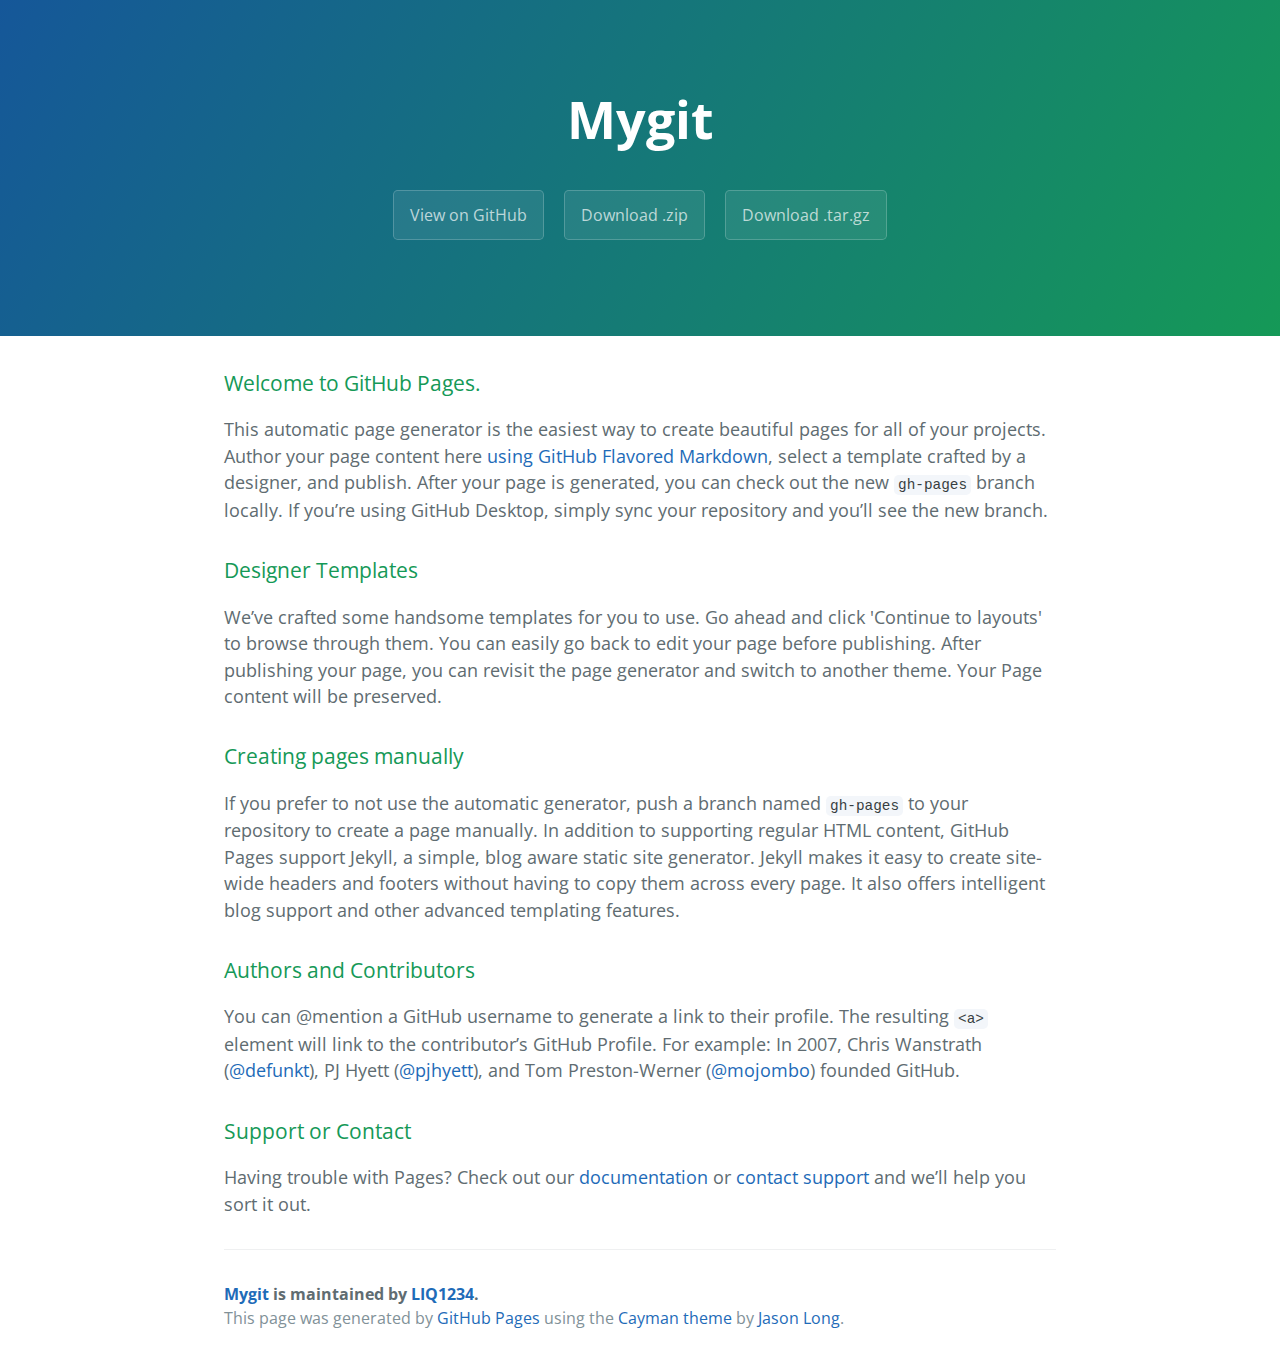
<file: index.html>
<!DOCTYPE html>
<html lang="en-us">
  <head>
    <meta charset="UTF-8">
    <title>Mygit by LIQ1234</title>
    <meta name="viewport" content="width=device-width, initial-scale=1">
    <link rel="stylesheet" type="text/css" href="stylesheets/normalize.css" media="screen">
    <link href='https://fonts.googleapis.com/css?family=Open+Sans:400,700' rel='stylesheet' type='text/css'>
    <link rel="stylesheet" type="text/css" href="stylesheets/stylesheet.css" media="screen">
    <link rel="stylesheet" type="text/css" href="stylesheets/github-light.css" media="screen">
  </head>
  <body>
    <section class="page-header">
      <h1 class="project-name">Mygit</h1>
      <h2 class="project-tagline"></h2>
      <a href="https://github.com/LIQ1234/mygit" class="btn">View on GitHub</a>
      <a href="https://github.com/LIQ1234/mygit/zipball/master" class="btn">Download .zip</a>
      <a href="https://github.com/LIQ1234/mygit/tarball/master" class="btn">Download .tar.gz</a>
    </section>

    <section class="main-content">
      <h3>
<a id="welcome-to-github-pages" class="anchor" href="#welcome-to-github-pages" aria-hidden="true"><span aria-hidden="true" class="octicon octicon-link"></span></a>Welcome to GitHub Pages.</h3>

<p>This automatic page generator is the easiest way to create beautiful pages for all of your projects. Author your page content here <a href="https://guides.github.com/features/mastering-markdown/">using GitHub Flavored Markdown</a>, select a template crafted by a designer, and publish. After your page is generated, you can check out the new <code>gh-pages</code> branch locally. If you’re using GitHub Desktop, simply sync your repository and you’ll see the new branch.</p>

<h3>
<a id="designer-templates" class="anchor" href="#designer-templates" aria-hidden="true"><span aria-hidden="true" class="octicon octicon-link"></span></a>Designer Templates</h3>

<p>We’ve crafted some handsome templates for you to use. Go ahead and click 'Continue to layouts' to browse through them. You can easily go back to edit your page before publishing. After publishing your page, you can revisit the page generator and switch to another theme. Your Page content will be preserved.</p>

<h3>
<a id="creating-pages-manually" class="anchor" href="#creating-pages-manually" aria-hidden="true"><span aria-hidden="true" class="octicon octicon-link"></span></a>Creating pages manually</h3>

<p>If you prefer to not use the automatic generator, push a branch named <code>gh-pages</code> to your repository to create a page manually. In addition to supporting regular HTML content, GitHub Pages support Jekyll, a simple, blog aware static site generator. Jekyll makes it easy to create site-wide headers and footers without having to copy them across every page. It also offers intelligent blog support and other advanced templating features.</p>

<h3>
<a id="authors-and-contributors" class="anchor" href="#authors-and-contributors" aria-hidden="true"><span aria-hidden="true" class="octicon octicon-link"></span></a>Authors and Contributors</h3>

<p>You can @mention a GitHub username to generate a link to their profile. The resulting <code>&lt;a&gt;</code> element will link to the contributor’s GitHub Profile. For example: In 2007, Chris Wanstrath (<a href="https://github.com/defunkt" class="user-mention">@defunkt</a>), PJ Hyett (<a href="https://github.com/pjhyett" class="user-mention">@pjhyett</a>), and Tom Preston-Werner (<a href="https://github.com/mojombo" class="user-mention">@mojombo</a>) founded GitHub.</p>

<h3>
<a id="support-or-contact" class="anchor" href="#support-or-contact" aria-hidden="true"><span aria-hidden="true" class="octicon octicon-link"></span></a>Support or Contact</h3>

<p>Having trouble with Pages? Check out our <a href="https://help.github.com/pages">documentation</a> or <a href="https://github.com/contact">contact support</a> and we’ll help you sort it out.</p>

      <footer class="site-footer">
        <span class="site-footer-owner"><a href="https://github.com/LIQ1234/mygit">Mygit</a> is maintained by <a href="https://github.com/LIQ1234">LIQ1234</a>.</span>

        <span class="site-footer-credits">This page was generated by <a href="https://pages.github.com">GitHub Pages</a> using the <a href="https://github.com/jasonlong/cayman-theme">Cayman theme</a> by <a href="https://twitter.com/jasonlong">Jason Long</a>.</span>
      </footer>

    </section>

  
  </body>
</html>
</file>
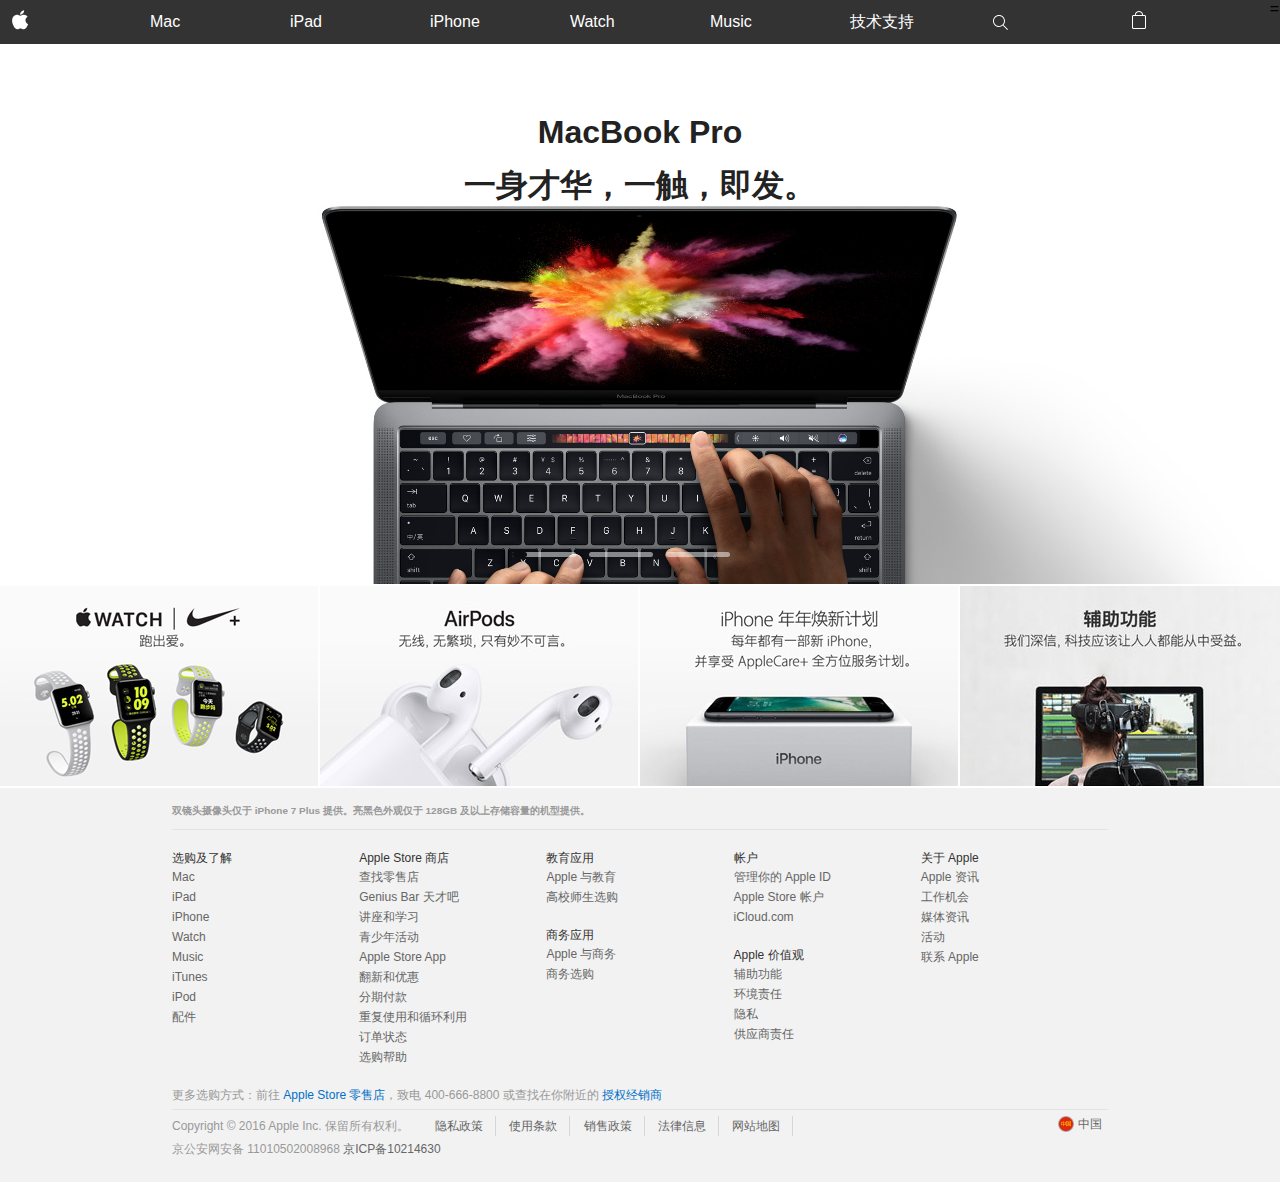
<file: Apple/index.html>
<!doctype html>
<html lang="en">
<head>
    <meta charset="UTF-8">
    <meta name="viewport"
          content="width=device-width, user-scalable=no, initial-scale=1.0, maximum-scale=1.0, minimum-scale=1.0">
    <meta http-equiv="X-UA-Compatible" content="ie=edge">
    <title>Apple(中国)</title>
    <link rel="shortcut icon" href="img/logo.png">
    <link rel="stylesheet" href="css/index.css">
    <link rel="stylesheet" href="css/less.css">
    <script src="js/jquery.js"></script>
    <script src="js/index.js"></script>
</head>
<body>
<div class="header">
    <ul class="menu col-l-hide">
        <li class="index"><a href=""></a></li>
        <li class="nav"><a href="">Mac</a></li>
        <li class="nav"><a href="">iPad</a></li>
        <li class="nav"><a href="">iPhone</a></li>
        <li class="nav"><a href="">Watch</a></li>
        <li class="nav"><a href="">Music</a></li>
        <li class="nav"><a href="">技术支持</a></li>
        <li class="search"><a href=""></a></li>
        <li class="bag"><a href=""></a></li>
    </ul>
    <ul class="smenu col-l-show">
        <li><span class="menu_open">=</span>
        </li>
        <li class="index"><a href=""></a></li>
        <li class="bag"><a href=""></a></li>
    </ul>
</div>
<div class="small_nav container col-m-hide">
    <div class="nav_con row">
        <ul class="nav_list col-l-show">
            <li class="menu_close"><a href="javascript:;">X</a></li>
            <li class="index"><a href=""></a></li>
        </ul>
        <ul class="small_nav_list">
            <li class="">
                <a href="">Mac</a>
            </li>
            <li class="">
                <a href="">iPad</a>
            </li>
            <li class="">
                <a href="">iPhone</a>
            </li>
            <li class="">
                <a href="">Watch</a>
            </li>
            <li class="">
                <a href="">Music</a>
            </li>
            <li class="">
                <a href="">技术支持</a>
            </li>
            <li class="search">
                <a href="">
                    <span class="small_nav_text">搜索 apple.com</span>
                </a>
            </li>

        </ul>
    </div>
</div>
<div class="banner">
    <div>
        <a href="">
            <h1>MacBook Pro</h1>
            <h2>一身才华，一触，即发。</h2>
            <div></div>
        </a>
    </div>
    <div>
        <a href="">
            <h1>iPhone</h1>
            <h2>7,在此。</h2>
            <div></div>
        </a>
    </div>
    <div>
        <a href="">
            <h1>Apple 特别活动</h1>
            <h2>观看主题演讲。</h2>
            <div></div>
        </a>
    </div>
    <ul class="nextbox">
        <li class="box-left">
            <div class="pre">&lt;</div>
        </li>
        <li class="box-right">
            <div class="next">&gt;</div>
        </li>
    </ul>
    <ul class="point">
        <li><div class="progress"></div></li>
        <li><div class="progress"></div></li>
        <li><div class="progress"></div></li>
    </ul>
</div>
<div class="container pic">
    <ul class="row">
        <li class="col-s-3 col-m-6 col-l-12"><a href=""></a></li>
        <li class="col-s-3 col-m-6 col-l-12"><a href=""></a></li>
        <li class="col-s-3 col-m-6 col-l-12"><a href=""></a></li>
        <li class="col-s-3 col-m-6 col-l-12"><a href=""></a></li>
    </ul>
</div>
<footer>
    <div class="foot">
        <h5>双镜头摄像头仅于 iPhone 7 Plus 提供。亮黑色外观仅于 128GB 及以上存储容量的机型提供。</h5>
        <div class="footcen">
            <div class="foot_box">
                <label class="col-l-hide">选购及了解</label>
                <label class="head col-s-hide">选购及了解</label>
                <ul class="foot_son col-l-hide">
                    <li><a href="">Mac</a></li>
                    <li><a href="">iPad</a></li>
                    <li><a href="">iPhone</a></li>
                    <li><a href="">Watch</a></li>
                    <li><a href="">Music</a></li>
                    <li><a href="">iTunes</a></li>
                    <li><a href="">iPod</a></li>
                    <li><a href="">配件</a></li>
                </ul>
            </div>
            <div class="foot_box">
                <label class="col-l-hide">Apple Store 商店</label>
                <label class="head col-s-hide">Apple Store 商店</label>
                <ul class="foot_son col-l-hide">
                    <li><a href="">查找零售店</a></li>
                    <li><a href="">Genius Bar 天才吧</a></li>
                    <li><a href="">讲座和学习</a></li>
                    <li><a href="">青少年活动</a></li>
                    <li><a href="">Apple Store App</a></li>
                    <li><a href="">翻新和优惠</a></li>
                    <li><a href="">分期付款</a></li>
                    <li><a href="">重复使用和循环利用</a></li>
                    <li><a href="">订单状态</a></li>
                    <li><a href="">选购帮助</a></li>
                </ul>
            </div>
            <div>
                <div class="foot_box">
                    <label class="col-l-hide">教育应用</label>
                    <label class="head col-s-hide">教育应用</label>
                    <ul class="foot_son col-l-hide">
                        <li><a href="">Apple 与教育</a></li>
                        <li><a href="">高校师生选购</a></li>
                    </ul>
                </div>
                <div  class="foot_box">
                    <label class="col-l-hide">商务应用</label>
                    <label class="head col-s-hide">商务应用</label>
                    <ul class="foot_son col-l-hide">
                        <li><a href="">Apple 与商务</a></li>
                        <li><a href="">商务选购</a></li>
                    </ul>
                </div>
            </div>
            <div>
                <div  class="foot_box">
                    <label class="col-l-hide">帐户</label>
                    <label class="head col-s-hide">帐户</label>
                    <ul class="foot_son col-l-hide">
                        <li><a href="">管理你的 Apple ID</a></li>
                        <li><a href="">Apple Store 帐户</a></li>
                        <li><a href="">iCloud.com</a></li>
                    </ul>
                </div>
                <div  class="foot_box">
                    <label class="col-l-hide">Apple 价值观</label>
                    <label class="head col-s-hide">Apple 价值观</label>
                    <ul class="foot_son col-l-hide">
                        <li><a href="">辅助功能</a></li>
                        <li><a href="">环境责任</a></li>
                        <li><a href="">隐私</a></li>
                        <li><a href="">供应商责任</a></li>
                    </ul>
                </div>
            </div>
            <div  class="foot_box">
                <label class="col-l-hide">关于 Apple</label>
                <label class="head col-s-hide">关于 Apple</label>
                <ul class="foot_son col-l-hide">
                    <li><a href="">Apple 资讯</a></li>
                    <li><a href="">工作机会</a></li>
                    <li><a href="">媒体资讯</a></li>
                    <li><a href="">活动</a></li>
                    <li><a href="">联系 Apple</a></li>
                </ul>
            </div>
        </div>
        <div class="footbot">
            <div class="shop">
                更多选购方式：前往 <span><a href="">Apple Store 零售店</a></span>，致电 400-666-8800 或查找在你附近的 <span><a href="">授权经销商</a></span>
            </div>
            <div class="legal">
                <div>Copyright © 2016 Apple Inc. 保留所有权利。</div>
                <div>
                    <a href="">隐私政策</a>
                    <a href="">使用条款</a>
                    <a href="">销售政策</a>
                    <a href="">法律信息</a>
                    <a href="">网站地图</a>
                </div>
                <p>
                    <a href="">中国</a>
                </p>
            </div>
            <p>京公安网安备 11010502008968  <a href="">京ICP备10214630</a></p>
        </div>
    </div>
</footer>
</body>
</html>
</file>
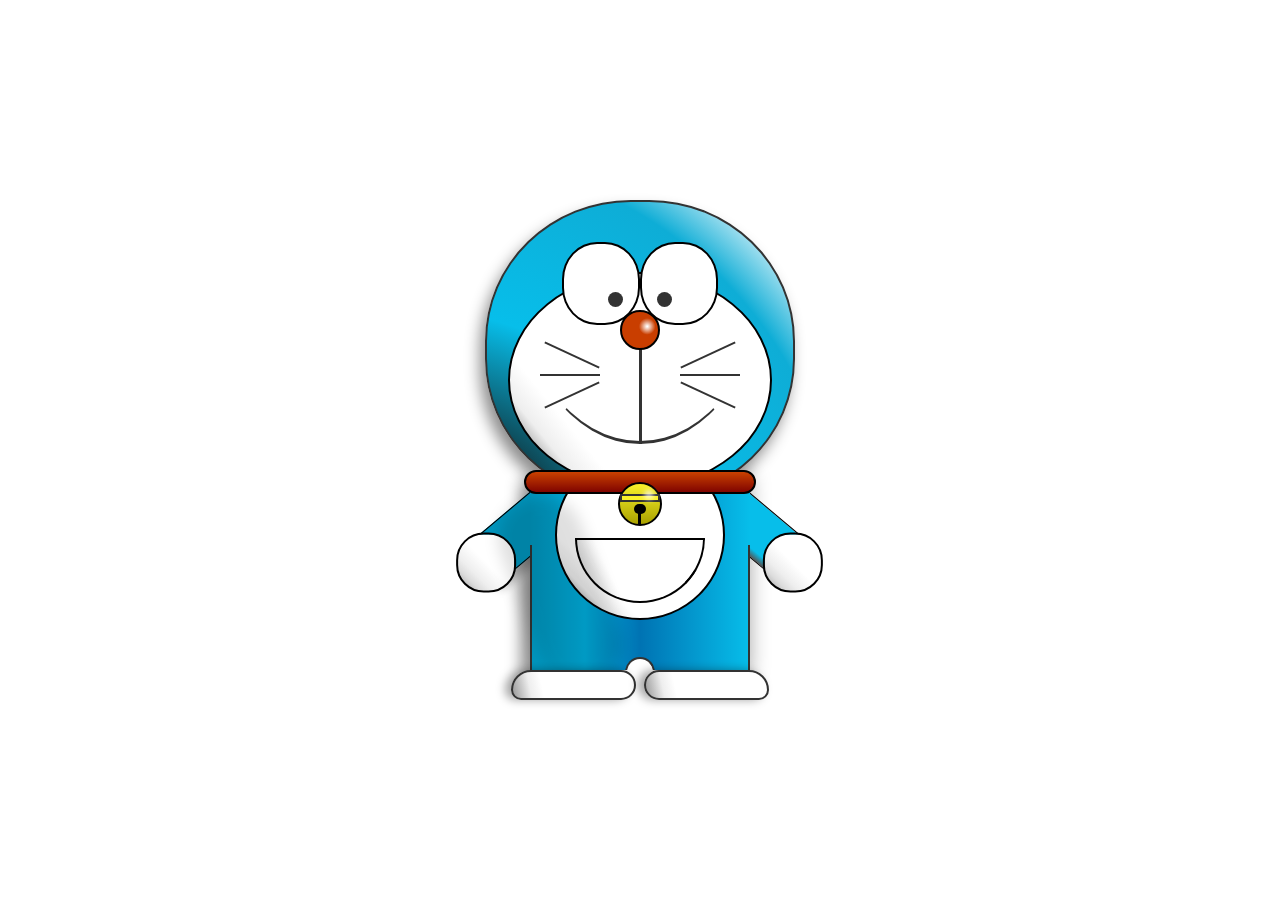
<file: duolaiameng.html>
<!doctype html>
<html lang="en">
<head>
    <meta charset="UTF-8">
    <meta name="viewport"
          content="width=device-width, user-scalable=no, initial-scale=1.0, maximum-scale=1.0, minimum-scale=1.0">
    <meta http-equiv="X-UA-Compatible" content="ie=edge">
    <title>多来A梦</title>
<style>
    *{
        box-sizing:border-box;
    }
.box{
    width:350px;height:500px;
    position:fixed;
    top:0;left:0;right:0;bottom:0;
    margin:auto;
    perspective: 800px;
}
.head{
    width:310px;height:300px;
    position:relative;
    margin:0 auto;
    border:2px solid #333;
    border-radius:47%;
    background: radial-gradient(circle at -20% 125% ,#111 20%,#07beea 50%,#0EADD6 80%,#fff 95%);
    box-shadow: -5px 10px 15px rgba(0,0,0,0.45);
    transform-style:preserve-3d;
}
    .face{
        width:264px;height:216px;
        background:#fff;
        border:2px solid #000;
        border-radius:50%;
        position: absolute;
        left:0;right:0;bottom:10px;
        margin:auto;
        background: -webkit-gradient(linear, right top, left bottom, from(#fff),color-stop(0.75,#fff),color-stop(0.83,#eee),color-stop(0.90,#999),color-stop(0.95,#444), to(#000));
        transform-style:preserve-3d;
    }
    .eyes{
        width:156px;height:85px;
        position:absolute;
        left:0;right:0;top:-15%;
        margin:auto;
    }
    .e-left,.e-right{
        float: left;
        position: relative;
        width:78px;height:83px;
        background:#fff;
        border:2px solid #000;
        border-radius:45%;
    }
    .e-lcent,.e-rcent{
        width:15px;height:15px;
        background:#333;
        border-radius:50%;
        position: absolute;
    }
    .e-lcent{
        right:20%;bottom:20%;
        animation:movel 3s ease infinite 1s;
    }
    .e-rcent{
        left:20%;bottom:20%;
        animation:mover 3s ease infinite 2s;
    }
    @keyframes movel {
        0%{
            right:20%;bottom:20%;
        }
        25%{
            right:20%;bottom:50%;
        }
        50%{
            right:20%;bottom:20%;
        }
        75%{
            right:0%;bottom:20%;
        }
        100%{
            right:20%;bottom:20%;
        }
    }
    @keyframes mover {
        0%{
            left:20%;bottom:20%;
        }
        25%{
            left:20%;bottom:50%;
        }
        50%{
            left:20%;bottom:20%;
        }
        75%{
            left:0%;bottom:20%;
        }
        100%{
            left:20%;bottom:20%;
        }
    }
    .nose{
        width:40px;height:40px;
        border-radius:50%;
        border:2px solid #000;
        background:radial-gradient(circle at 70% 40%,#fff 1%,#c93e00 25%);
        position:absolute;
        left:0;right:0;top:36px;
        z-index:2;
        margin:auto;
    }
    .shuline{
        width:3px;height:120px;
        background:#333;
        position: absolute;
        left:0;right:0;top:50px;
        margin:auto;
    }
    .mouthbox{
        width:160px;height:80px;
        border-radius:50%;
        position: absolute;
        top:110px;
        left:0;right:0;
        margin:auto;
        overflow: hidden;
    }
    .mouth{
        width:250px;height:350px;
        position: absolute;
        left:-45px;top:-290px;
        border-bottom:3px solid #333;
        border-radius:50%;
    }
    .line-left,.line-right{
        width:60px;height:2px;
        background:#333;
        position: absolute;
        top:100px;
    }
    .line-left{
        left:30px;
    }
    .line-right{
        right:30px;
    }
    .line-left:before,.line-right:before,.line-left:after,.line-right:after{
        content:"";
        width:60px;height:2px;
        background:#333;
        position: absolute;
    }
    .line-left:before{
        transform:rotate(25deg);
        top:-20px;left:2px;
    }
    .line-left:after{
        transform:rotate(-25deg);
        top:20px;left:2px;
    }
    .line-right:before{
        transform:rotate(-25deg);
        top:-20px;right:2px;
    }
    .line-right:after{
        transform:rotate(25deg);
        top:20px;right:2px;
    }


    .bozi{
        width:232px;height:24px;
        background:-webkit-gradient(linear,left top,left bottom,from(#ca4100),to(#800400));
        border:2px solid #000;
        border-radius:25px;
        position: absolute;
        z-index:9;
        left:0;right:0;top:270px;
        margin:auto;
    }
    .ling{
        width:44px;height:44px;
        border:2px solid #000;
        border-radius:50%;
        background:-webkit-gradient(linear,left top,left bottom,from(#f9f12a),to(#a9a100));
        position:absolute;
        left:0;right:0;top:10px;
        margin:auto;
    }
    .l-kuang{
        width:40px;height:8px;
        border:2px solid #333;
        background: #f9f12a;
        position: absolute;
        top:10px;
    }
    .l-line{
        width: 3px;height: 15px;
        background: #000;
        position: absolute;
        bottom: 0px;
        left: 18px;
    }
    .l-point{
        width: 12px;
        height: 10px;
        border-radius: 5px;
        background: #000;
        position: absolute;
        bottom:10px;
        left: 14px;
    }
    .l-light{
        width: 10px;height: 10px;
        border-radius: 10px;
        box-shadow: 19px 8px 5px #fff;
        position: absolute;
        opacity: 0.7;
        top: -2px;
        left: 5px;
    }


    .arm{
        width:80px;height:50px;
        position:relative;
    }
    .a-left,.a-right{
        width:100%;height:100%;
        background:#0096be;
        border:1px solid #000;
        position:absolute;
        top:-14px;
    }
    .a-left{
        left:1px;
        transform-origin:right;
        transform:rotate(-40deg);
        box-shadow: -5px 7px 10px rgba(0,0,0,0.25);
    }
    .a-right{
        left:268px;
        transform-origin:left;
        transform:rotate(40deg);
        background: -webkit-gradient(linear, left top, left bottom, from(#07beea),color-stop(0.85,#07beea), to(#555));
    }
    .hand-left,.hand-right {
        width: 60px;
        height: 60px;
        border: 2px solid #000;
        border-radius: 46%;
        background: -webkit-gradient(linear, right top, left bottom, from(#fff),color-stop(0.5,#fff),color-stop(0.70,#eee),color-stop(0.8,#ddd), to(#999));
        position: absolute;
        top:-5px;
    }
    .hand-left{
        left:-30px;
        transform:rotate(40deg);
    }
    .hand-right{
        right:-30px;
        transform:rotate(-40deg);
    }


    .body{
        width:220px;height:180px;
        background: -webkit-gradient(linear, right top, left top, from(#07beea),color-stop(0.5, #0073b3),color-stop(0.75,#00b0e0), to(#0096be));
        position:absolute;
        left:0;right:0;bottom:30px;
        margin:auto;
        overflow: hidden;
    }
    .du{
        width:220px;height:130px;
        border-left:2px solid #333;
        border-right:2px solid #333;
        position: absolute;
        top:55px;
    }
    .base{
        width:170px;height:170px;
        border:2px solid #000;
        border-radius:50%;
        background: -webkit-gradient(linear, right top, left bottom, from(#fff),color-stop(0.75,#fff),color-stop(0.83,#eee),color-stop(0.90,#999),color-stop(0.95,#444), to(#000));
        position:absolute;
        top:-40px;
        left:0;right:0;
        margin:auto;
    }
    .base-cent {
        width: 130px;
        height: 65px;
        border: 2px solid #000;
        border-radius: 0 0 65px 65px;
        position:absolute;
        top:70px;bottom:0;left:0;right:0;
        margin:auto;
        background: -webkit-gradient(linear, right top, left bottom, from(#fff),color-stop(0.70,#fff),color-stop(0.75,#f8f8f8),color-stop(0.80,#eee),color-stop(0.88,#ddd), to(#fff));
    }
    .ao{
        width:30px;height:15px;
        border:2px solid #333;
        border-radius: 15px 15px 0 0;
        position:absolute;
        left:0;right:0;bottom:-2px;
        margin:auto;
        background:#fff;
    }
    .foot{
        width:258px;height:30px;
        position: absolute;
        left:0;right:0;
        bottom:0;
        z-index:1;
        margin:auto;
    }
    .f-left,.f-right{
        width:125px;height:30px;
        background: -webkit-gradient(linear, right top, left bottom, from(#fff),color-stop(0.75,#fff),color-stop(0.85,#eee), to(#999));
        box-shadow: -6px 0px 10px rgba(0,0,0,0.35);
        border:2px solid #333;
    }
    .f-left{
        border-radius:80px 60px 60px 40px;
        float: left;
    }
    .f-right{
        border-radius:60px 80px 40px 60px;
        float: right;
    }



    .shadow-left{
        width: 85px;height: 195px;
        box-shadow: -100px 10px 15px rgba(0,0,0,0.25);
        position: absolute;
        top: 250px;
        left: 143px;
        opacity: 0.5;
        transform: rotate(-20deg);
        border-radius: 40px ;
    }
    .shadow-outleft{
        width: 30px;height: 200px;
        box-shadow: -10px 10px 15px rgba(0,0,0,0.45);
        position: absolute;
        top: 270px;
        left: 66px;
        z-index: -1;
    }
    .shadow-outright{
        width: 30px;height: 200px;
        box-shadow: 5px 5px 20px rgba(0,0,0,0.35);
        position: absolute;
        top: 270px;
        left: 250px;
        z-index: -10;
    }
</style>
    <script>
        window.onload=function(){
            var box=document.querySelector(".box");
            var angle1=0,angle=0;
            document.onmousedown=function (e) {
                var startx=e.clientX;
                var starty=e.clientY;
                document.onmousemove=function (e) {
                    var movex=e.clientX;
                    var movey=e.clientY;
                    e.preventDefault();
                    angle=Math.abs(movex-startx)>Math.abs(movey-starty)?movex-startx:movey-starty;
                    box.style.transform="translate3d(0,0,-500px) rotate3d(0,1,0,"+(angle1+angle)+"deg)";
                }
                document.onmouseup=function(){
                    angle1+=angle;
                    document.onmouseup=null;
                    document.onmousemove=null;
                }
                e.preventDefault();
            }
        }

    </script>
</head>
<body>
<div class="box">
    <div class="head">
        <div class="face">
            <div class="eyes">
                <div class="e-left">
                    <div class="e-lcent"></div>
                </div>
                <div class="e-right">
                    <div class="e-rcent"></div>
                </div>
            </div>
            <div class="nose"></div>
            <div class="shuline"></div>
            <div class="line-left"></div>
            <div class="line-right"></div>
            <div class="mouthbox">
                <div class="mouth"></div>
            </div>
        </div>
    </div>
    <div class="bozi">
        <div class="ling">
            <div class="l-kuang"></div>
            <div class="l-line"></div>
            <div class="l-point"></div>
            <div class="l-light"></div>
        </div>
    </div>
    <div class="arm">
        <div class="a-left">
            <div class="hand-left"></div>
        </div>
        <div class="a-right">
            <div class="hand-right"></div>
        </div>
    </div>
    <div class="body">
        <div class="du"></div>
        <div class="base">
            <div class="base-cent"></div>
        </div>
        <div class="ao"></div>
    </div>
    <div class="foot">
        <div class="f-left"></div>
        <div class="f-right"></div>
    </div>
    <div class="shadow-left"></div>
    <div class="shadow-outleft"></div>
    <div class="shadow-outright"></div>
</div>
</body>
</html>
</file>
<file: stylesheets/stylesheet.css>
* {
  box-sizing: border-box; }

body {
  padding: 0;
  margin: 0;
  font-family: "Open Sans", "Helvetica Neue", Helvetica, Arial, sans-serif;
  font-size: 16px;
  line-height: 1.5;
  color: #606c71; }

a {
  color: #1e6bb8;
  text-decoration: none; }
  a:hover {
    text-decoration: underline; }

.btn {
  display: inline-block;
  margin-bottom: 1rem;
  color: rgba(255, 255, 255, 0.7);
  background-color: rgba(255, 255, 255, 0.08);
  border-color: rgba(255, 255, 255, 0.2);
  border-style: solid;
  border-width: 1px;
  border-radius: 0.3rem;
  transition: color 0.2s, background-color 0.2s, border-color 0.2s; }
  .btn + .btn {
    margin-left: 1rem; }

.btn:hover {
  color: rgba(255, 255, 255, 0.8);
  text-decoration: none;
  background-color: rgba(255, 255, 255, 0.2);
  border-color: rgba(255, 255, 255, 0.3); }

@media screen and (min-width: 64em) {
  .btn {
    padding: 0.75rem 1rem; } }

@media screen and (min-width: 42em) and (max-width: 64em) {
  .btn {
    padding: 0.6rem 0.9rem;
    font-size: 0.9rem; } }

@media screen and (max-width: 42em) {
  .btn {
    display: block;
    width: 100%;
    padding: 0.75rem;
    font-size: 0.9rem; }
    .btn + .btn {
      margin-top: 1rem;
      margin-left: 0; } }

.page-header {
  color: #fff;
  text-align: center;
  background-color: #159957;
  background-image: linear-gradient(120deg, #155799, #159957); }

@media screen and (min-width: 64em) {
  .page-header {
    padding: 5rem 6rem; } }

@media screen and (min-width: 42em) and (max-width: 64em) {
  .page-header {
    padding: 3rem 4rem; } }

@media screen and (max-width: 42em) {
  .page-header {
    padding: 2rem 1rem; } }

.project-name {
  margin-top: 0;
  margin-bottom: 0.1rem; }

@media screen and (min-width: 64em) {
  .project-name {
    font-size: 3.25rem; } }

@media screen and (min-width: 42em) and (max-width: 64em) {
  .project-name {
    font-size: 2.25rem; } }

@media screen and (max-width: 42em) {
  .project-name {
    font-size: 1.75rem; } }

.project-tagline {
  margin-bottom: 2rem;
  font-weight: normal;
  opacity: 0.7; }

@media screen and (min-width: 64em) {
  .project-tagline {
    font-size: 1.25rem; } }

@media screen and (min-width: 42em) and (max-width: 64em) {
  .project-tagline {
    font-size: 1.15rem; } }

@media screen and (max-width: 42em) {
  .project-tagline {
    font-size: 1rem; } }

.main-content :first-child {
  margin-top: 0; }
.main-content img {
  max-width: 100%; }
.main-content h1, .main-content h2, .main-content h3, .main-content h4, .main-content h5, .main-content h6 {
  margin-top: 2rem;
  margin-bottom: 1rem;
  font-weight: normal;
  color: #159957; }
.main-content p {
  margin-bottom: 1em; }
.main-content code {
  padding: 2px 4px;
  font-family: Consolas, "Liberation Mono", Menlo, Courier, monospace;
  font-size: 0.9rem;
  color: #383e41;
  background-color: #f3f6fa;
  border-radius: 0.3rem; }
.main-content pre {
  padding: 0.8rem;
  margin-top: 0;
  margin-bottom: 1rem;
  font: 1rem Consolas, "Liberation Mono", Menlo, Courier, monospace;
  color: #567482;
  word-wrap: normal;
  background-color: #f3f6fa;
  border: solid 1px #dce6f0;
  border-radius: 0.3rem; }
  .main-content pre > code {
    padding: 0;
    margin: 0;
    font-size: 0.9rem;
    color: #567482;
    word-break: normal;
    white-space: pre;
    background: transparent;
    border: 0; }
.main-content .highlight {
  margin-bottom: 1rem; }
  .main-content .highlight pre {
    margin-bottom: 0;
    word-break: normal; }
.main-content .highlight pre, .main-content pre {
  padding: 0.8rem;
  overflow: auto;
  font-size: 0.9rem;
  line-height: 1.45;
  border-radius: 0.3rem; }
.main-content pre code, .main-content pre tt {
  display: inline;
  max-width: initial;
  padding: 0;
  margin: 0;
  overflow: initial;
  line-height: inherit;
  word-wrap: normal;
  background-color: transparent;
  border: 0; }
  .main-content pre code:before, .main-content pre code:after, .main-content pre tt:before, .main-content pre tt:after {
    content: normal; }
.main-content ul, .main-content ol {
  margin-top: 0; }
.main-content blockquote {
  padding: 0 1rem;
  margin-left: 0;
  color: #819198;
  border-left: 0.3rem solid #dce6f0; }
  .main-content blockquote > :first-child {
    margin-top: 0; }
  .main-content blockquote > :last-child {
    margin-bottom: 0; }
.main-content table {
  display: block;
  width: 100%;
  overflow: auto;
  word-break: normal;
  word-break: keep-all; }
  .main-content table th {
    font-weight: bold; }
  .main-content table th, .main-content table td {
    padding: 0.5rem 1rem;
    border: 1px solid #e9ebec; }
.main-content dl {
  padding: 0; }
  .main-content dl dt {
    padding: 0;
    margin-top: 1rem;
    font-size: 1rem;
    font-weight: bold; }
  .main-content dl dd {
    padding: 0;
    margin-bottom: 1rem; }
.main-content hr {
  height: 2px;
  padding: 0;
  margin: 1rem 0;
  background-color: #eff0f1;
  border: 0; }

@media screen and (min-width: 64em) {
  .main-content {
    max-width: 64rem;
    padding: 2rem 6rem;
    margin: 0 auto;
    font-size: 1.1rem; } }

@media screen and (min-width: 42em) and (max-width: 64em) {
  .main-content {
    padding: 2rem 4rem;
    font-size: 1.1rem; } }

@media screen and (max-width: 42em) {
  .main-content {
    padding: 2rem 1rem;
    font-size: 1rem; } }

.site-footer {
  padding-top: 2rem;
  margin-top: 2rem;
  border-top: solid 1px #eff0f1; }

.site-footer-owner {
  display: block;
  font-weight: bold; }

.site-footer-credits {
  color: #819198; }

@media screen and (min-width: 64em) {
  .site-footer {
    font-size: 1rem; } }

@media screen and (min-width: 42em) and (max-width: 64em) {
  .site-footer {
    font-size: 1rem; } }

@media screen and (max-width: 42em) {
  .site-footer {
    font-size: 0.9rem; } }
</file>
<file: stylesheets/github-light.css>
/*
The MIT License (MIT)

Copyright (c) 2016 GitHub, Inc.

Permission is hereby granted, free of charge, to any person obtaining a copy
of this software and associated documentation files (the "Software"), to deal
in the Software without restriction, including without limitation the rights
to use, copy, modify, merge, publish, distribute, sublicense, and/or sell
copies of the Software, and to permit persons to whom the Software is
furnished to do so, subject to the following conditions:

The above copyright notice and this permission notice shall be included in all
copies or substantial portions of the Software.

THE SOFTWARE IS PROVIDED "AS IS", WITHOUT WARRANTY OF ANY KIND, EXPRESS OR
IMPLIED, INCLUDING BUT NOT LIMITED TO THE WARRANTIES OF MERCHANTABILITY,
FITNESS FOR A PARTICULAR PURPOSE AND NONINFRINGEMENT. IN NO EVENT SHALL THE
AUTHORS OR COPYRIGHT HOLDERS BE LIABLE FOR ANY CLAIM, DAMAGES OR OTHER
LIABILITY, WHETHER IN AN ACTION OF CONTRACT, TORT OR OTHERWISE, ARISING FROM,
OUT OF OR IN CONNECTION WITH THE SOFTWARE OR THE USE OR OTHER DEALINGS IN THE
SOFTWARE.

*/

.pl-c /* comment */ {
  color: #969896;
}

.pl-c1 /* constant, variable.other.constant, support, meta.property-name, support.constant, support.variable, meta.module-reference, markup.raw, meta.diff.header */,
.pl-s .pl-v /* string variable */ {
  color: #0086b3;
}

.pl-e /* entity */,
.pl-en /* entity.name */ {
  color: #795da3;
}

.pl-smi /* variable.parameter.function, storage.modifier.package, storage.modifier.import, storage.type.java, variable.other */,
.pl-s .pl-s1 /* string source */ {
  color: #333;
}

.pl-ent /* entity.name.tag */ {
  color: #63a35c;
}

.pl-k /* keyword, storage, storage.type */ {
  color: #a71d5d;
}

.pl-s /* string */,
.pl-pds /* punctuation.definition.string, string.regexp.character-class */,
.pl-s .pl-pse .pl-s1 /* string punctuation.section.embedded source */,
.pl-sr /* string.regexp */,
.pl-sr .pl-cce /* string.regexp constant.character.escape */,
.pl-sr .pl-sre /* string.regexp source.ruby.embedded */,
.pl-sr .pl-sra /* string.regexp string.regexp.arbitrary-repitition */ {
  color: #183691;
}

.pl-v /* variable */ {
  color: #ed6a43;
}

.pl-id /* invalid.deprecated */ {
  color: #b52a1d;
}

.pl-ii /* invalid.illegal */ {
  color: #f8f8f8;
  background-color: #b52a1d;
}

.pl-sr .pl-cce /* string.regexp constant.character.escape */ {
  font-weight: bold;
  color: #63a35c;
}

.pl-ml /* markup.list */ {
  color: #693a17;
}

.pl-mh /* markup.heading */,
.pl-mh .pl-en /* markup.heading entity.name */,
.pl-ms /* meta.separator */ {
  font-weight: bold;
  color: #1d3e81;
}

.pl-mq /* markup.quote */ {
  color: #008080;
}

.pl-mi /* markup.italic */ {
  font-style: italic;
  color: #333;
}

.pl-mb /* markup.bold */ {
  font-weight: bold;
  color: #333;
}

.pl-md /* markup.deleted, meta.diff.header.from-file */ {
  color: #bd2c00;
  background-color: #ffecec;
}

.pl-mi1 /* markup.inserted, meta.diff.header.to-file */ {
  color: #55a532;
  background-color: #eaffea;
}

.pl-mdr /* meta.diff.range */ {
  font-weight: bold;
  color: #795da3;
}

.pl-mo /* meta.output */ {
  color: #1d3e81;
}
</file>
<file: Apple/css/index.css>
* {
  box-sizing: border-box;
}
.container {
  width: 100%;
  margin: auto;
}
.container > .row {
  width: 100%;
}
.container > .row:before,
.container > .row:after {
  content: "";
  display: block;
}
.container > .row:after {
  clear: both;
}
.container-fluid {
  width: 100%;
}
.container > .row > .col-s-1 {
  float: left;
  width: 8.33333333%;
}
.container-fluid > .row > .col-s-1 {
  float: left;
  width: 8.33333333%;
}
.container > .row > .col-s-2 {
  float: left;
  width: 16.66666667%;
}
.container-fluid > .row > .col-s-2 {
  float: left;
  width: 16.66666667%;
}
.container > .row > .col-s-3 {
  float: left;
  width: 25%;
}
.container-fluid > .row > .col-s-3 {
  float: left;
  width: 25%;
}
.container > .row > .col-s-4 {
  float: left;
  width: 33.33333333%;
}
.container-fluid > .row > .col-s-4 {
  float: left;
  width: 33.33333333%;
}
.container > .row > .col-s-5 {
  float: left;
  width: 41.66666667%;
}
.container-fluid > .row > .col-s-5 {
  float: left;
  width: 41.66666667%;
}
.container > .row > .col-s-6 {
  float: left;
  width: 50%;
}
.container-fluid > .row > .col-s-6 {
  float: left;
  width: 50%;
}
.container > .row > .col-s-7 {
  float: left;
  width: 58.33333333%;
}
.container-fluid > .row > .col-s-7 {
  float: left;
  width: 58.33333333%;
}
.container > .row > .col-s-8 {
  float: left;
  width: 66.66666667%;
}
.container-fluid > .row > .col-s-8 {
  float: left;
  width: 66.66666667%;
}
.container > .row > .col-s-9 {
  float: left;
  width: 75%;
}
.container-fluid > .row > .col-s-9 {
  float: left;
  width: 75%;
}
.container > .row > .col-s-10 {
  float: left;
  width: 83.33333333%;
}
.container-fluid > .row > .col-s-10 {
  float: left;
  width: 83.33333333%;
}
.container > .row > .col-s-11 {
  float: left;
  width: 91.66666667%;
}
.container-fluid > .row > .col-s-11 {
  float: left;
  width: 91.66666667%;
}
.container > .row > .col-s-12 {
  float: left;
  width: 100%;
}
.container-fluid > .row > .col-s-12 {
  float: left;
  width: 100%;
}
.col-s-hide {
  display: none;
}
.col-m-hide {
  display: block;
}
.col-l-hide {
  display: block;
}
@media screen and (max-width: 1068px) {
  .container {
    width: 100%;
  }
  .container > .row > .col-m-1 {
    float: left;
    width: 8.33333333%;
  }
  .container-fluid > .row > .col-m-1 {
    float: left;
    width: 8.33333333%;
  }
  .container > .row > .col-m-2 {
    float: left;
    width: 16.66666667%;
  }
  .container-fluid > .row > .col-m-2 {
    float: left;
    width: 16.66666667%;
  }
  .container > .row > .col-m-3 {
    float: left;
    width: 25%;
  }
  .container-fluid > .row > .col-m-3 {
    float: left;
    width: 25%;
  }
  .container > .row > .col-m-4 {
    float: left;
    width: 33.33333333%;
  }
  .container-fluid > .row > .col-m-4 {
    float: left;
    width: 33.33333333%;
  }
  .container > .row > .col-m-5 {
    float: left;
    width: 41.66666667%;
  }
  .container-fluid > .row > .col-m-5 {
    float: left;
    width: 41.66666667%;
  }
  .container > .row > .col-m-6 {
    float: left;
    width: 50%;
  }
  .container-fluid > .row > .col-m-6 {
    float: left;
    width: 50%;
  }
  .container > .row > .col-m-7 {
    float: left;
    width: 58.33333333%;
  }
  .container-fluid > .row > .col-m-7 {
    float: left;
    width: 58.33333333%;
  }
  .container > .row > .col-m-8 {
    float: left;
    width: 66.66666667%;
  }
  .container-fluid > .row > .col-m-8 {
    float: left;
    width: 66.66666667%;
  }
  .container > .row > .col-m-9 {
    float: left;
    width: 75%;
  }
  .container-fluid > .row > .col-m-9 {
    float: left;
    width: 75%;
  }
  .container > .row > .col-m-10 {
    float: left;
    width: 83.33333333%;
  }
  .container-fluid > .row > .col-m-10 {
    float: left;
    width: 83.33333333%;
  }
  .container > .row > .col-m-11 {
    float: left;
    width: 91.66666667%;
  }
  .container-fluid > .row > .col-m-11 {
    float: left;
    width: 91.66666667%;
  }
  .container > .row > .col-m-12 {
    float: left;
    width: 100%;
  }
  .container-fluid > .row > .col-m-12 {
    float: left;
    width: 100%;
  }
  .col-s-hide {
    display: none;
  }
  .col-m-hide {
    display: none;
  }
  .col-l-hide {
    display: block;
  }
}
@media screen and (max-width: 735px) {
  .container {
    width: 100%;
  }
  .container > .row > .col-l-1 {
    float: left;
    width: 8.33333333%;
  }
  .container-fluid > .row > .col-l-1 {
    float: left;
    width: 8.33333333%;
  }
  .container > .row > .col-l-2 {
    float: left;
    width: 16.66666667%;
  }
  .container-fluid > .row > .col-l-2 {
    float: left;
    width: 16.66666667%;
  }
  .container > .row > .col-l-3 {
    float: left;
    width: 25%;
  }
  .container-fluid > .row > .col-l-3 {
    float: left;
    width: 25%;
  }
  .container > .row > .col-l-4 {
    float: left;
    width: 33.33333333%;
  }
  .container-fluid > .row > .col-l-4 {
    float: left;
    width: 33.33333333%;
  }
  .container > .row > .col-l-5 {
    float: left;
    width: 41.66666667%;
  }
  .container-fluid > .row > .col-l-5 {
    float: left;
    width: 41.66666667%;
  }
  .container > .row > .col-l-6 {
    float: left;
    width: 50%;
  }
  .container-fluid > .row > .col-l-6 {
    float: left;
    width: 50%;
  }
  .container > .row > .col-l-7 {
    float: left;
    width: 58.33333333%;
  }
  .container-fluid > .row > .col-l-7 {
    float: left;
    width: 58.33333333%;
  }
  .container > .row > .col-l-8 {
    float: left;
    width: 66.66666667%;
  }
  .container-fluid > .row > .col-l-8 {
    float: left;
    width: 66.66666667%;
  }
  .container > .row > .col-l-9 {
    float: left;
    width: 75%;
  }
  .container-fluid > .row > .col-l-9 {
    float: left;
    width: 75%;
  }
  .container > .row > .col-l-10 {
    float: left;
    width: 83.33333333%;
  }
  .container-fluid > .row > .col-l-10 {
    float: left;
    width: 83.33333333%;
  }
  .container > .row > .col-l-11 {
    float: left;
    width: 91.66666667%;
  }
  .container-fluid > .row > .col-l-11 {
    float: left;
    width: 91.66666667%;
  }
  .container > .row > .col-l-12 {
    float: left;
    width: 100%;
  }
  .container-fluid > .row > .col-l-12 {
    float: left;
    width: 100%;
  }
  .col-s-hide {
    display: block;
  }
  .col-m-hide {
    display: none;
  }
  .col-l-hide {
    display: none;
  }
  .col-l-show {
    display: block;
  }
}
* {
  margin: 0;
  padding: 0;
  list-style: none;
  font-family: "Arial";
}
a {
  text-decoration: none;
  display: block;
  color: #fff;
}
/*header*/
.header {
  width: 100%;
  background: rgba(0, 0, 0, 0.8);
  position: relative;
  z-index: 9;
}
.header:before,
.header:after {
  content: "";
  display: block;
}
.header:after {
  clear: both;
}
.menu {
  margin: auto 10px;
}
.menu > li {
  width: 11.1111%;
  float: left;
}
.menu > li > a {
  width: 100%;
  height: 44px;
  line-height: 44px;
}
.menu > li > a:hover {
  opacity: 0.7;
}
.index > a {
  width: 100%;
  height: 100%;
  background: url(../img/image_large.svg) no-repeat;
}
.search > a {
  width: 100%;
  height: 100%;
  background: url(../img/image_search.svg) no-repeat;
}
.bag > a {
  width: 100%;
  height: 100%;
  background: url(../img/image_bag.svg) no-repeat;
}
.small_nav {
  display: none;
}
/*banner*/
.banner {
  width: 100%;
  height: 540px;
  position: relative;
  overflow: hidden;
  transition: all 0.5s ease-in-out 0s;
}
.banner > div {
  width: 100%;
  height: 540px;
  position: absolute;
  top: 0;
  left: 0;
  z-index: 2;
}
.banner > div:nth-child(2),
.banner > div:nth-child(3) {
  left: 100%;
}
.banner > div > a {
  width: 100%;
  height: 540px;
  text-align: center;
}
.banner > div > a > h1,
.banner > div > a > h2 {
  position: absolute;
  z-index: 2;
  top: 70px;
  left: 0;
  right: 0;
  color: #fff;
  margin: auto;
}
.banner > div > a > h2 {
  top: 120px;
  font-size: 32px;
}
.banner > div > a > div {
  width: 100%;
  height: 100%;
  background-repeat: no-repeat;
}
.banner > div:nth-child(1) > a > div {
  background-size: auto 80%;
  background-position: center 150%;
  background-image: url(../img/macbookpro_large.jpg);
}
.banner > div:nth-child(1) > a > h1,
.banner > div:nth-child(1) > a > h2 {
  color: #222;
}
.banner > div:nth-child(1) > a {
  background: #fff;
}
.banner > div:nth-child(2) > a {
  background: #000;
}
.banner > div:nth-child(2) > a > div {
  background-image: url(../img/iphone_large.jpg);
  background-size: contain;
  background-position: bottom center;
}
.banner > div:nth-child(3) > a > div {
  background-image: url(../img/event_large.jpg);
  background-position: 50% 40%;
  background-size: cover;
}
.nextbox > li {
  width: 20%;
  height: 100%;
  position: absolute;
  top: 0;
  z-index: 3;
  text-align: center;
}
.nextbox > .box-right {
  right: 0;
}
.nextbox .pre,
.nextbox .next {
  width: 64px;
  height: 64px;
  border-radius: 50%;
  background: rgba(255, 255, 255, 0.3);
  position: absolute;
  top: 0;
  left: 0;
  right: 0;
  bottom: 0;
  margin: auto;
  font-family: "";
  text-align: center;
  line-height: 64px;
  font-size: 60px;
  color: #333;
  cursor: pointer;
  opacity: 0;
  transition: 200ms opacity linear;
}
.nextbox > .box-left:hover .pre,
.nextbox > .box-right:hover .next {
  opacity: 1;
}
.banner > .point {
  width: 20%;
  position: absolute;
  left: 0;
  right: 0;
  bottom: 5%;
  margin: 0 auto;
  z-index: 3;
}
.banner > .point:before,
.banner > .point:after {
  content: "";
  display: block;
}
.banner > .point:after {
  clear: both;
}
.banner > .point > li {
  width: 25%;
  height: 5px;
  border-radius: 5px;
  background: rgba(255, 255, 255, 0.5);
  margin-right: 5%;
  float: left;
  cursor: pointer;
  position: relative;
}
.progress {
  width: 0;
  height: 100%;
  border-radius: 5px;
  position: absolute;
  top: 0;
  left: 0;
  background: rgba(0, 0, 0, 0.9);
}
/*nav*/
.pic {
  width: 100%;
  border-top: 2px solid #fff;
  border-bottom: 2px solid #fff;
}
.pic > ul > li {
  width: 25%;
  border-right: 2px solid #fff;
  float: left;
}
.pic > ul > li:nth-child(4) {
  border-right: 0 none;
}
.pic > ul > li > a {
  background-position: center center;
  background-repeat: no-repeat;
  background-size: cover;
  height: 200px;
}
.pic > ul > li:nth-child(1) > a {
  background-image: url(../img/nike_watch_large.jpg);
}
.pic > ul > li:nth-child(2) > a {
  background-image: url(../img/airpods_large.jpg);
}
.pic > ul > li:nth-child(3) > a {
  background-image: url(../img/iphone_upgrade_large.jpg);
}
.pic > ul > li:nth-child(4) > a {
  background-image: url(../img/accessibility_large.jpg);
}
@media screen and (max-width: 1068px) {
  .banner > div:nth-child(1) > a > div {
    background-image: url(../img/macbookpro_medium.jpg);
  }
  .banner > div:nth-child(3) > a > div {
    background-image: url(../img/event_medium.jpg);
  }
  .pic > ul > li:nth-child(1) > a {
    background-image: url(../img/nike_watch_medium.jpg);
  }
  .pic > ul > li:nth-child(2) > a {
    background-image: url(../img/airpods_medium.jpg);
  }
  .pic > ul > li:nth-child(3) > a {
    background-image: url(../img/iphone_upgrade_medium.jpg);
  }
  .pic > ul > li:nth-child(4) > a {
    background-image: url(../img/accessibility_medium.jpg);
  }
}
/*footer*/
footer {
  width: 100%;
  height: auto;
  overflow: hidden;
  font-size: 12px;
  color: #666;
  font-width: 400;
  background: #f2f2f2;
}
.foot {
  margin: 0 auto;
  padding: 0 22px;
  max-width: 980px;
}
.foot > h5 {
  border-bottom: 1px solid #e3e3e3;
  color: #999;
  padding: 16px 0 11px;
}
.footcen {
  padding-top: 20px;
  overflow: hidden;
}
.footcen > div {
  width: 20%;
  float: left;
}
.footcen > div > div:nth-child(2) {
  padding-top: 20px;
}
.footcen > div label {
  color: #333;
}
.footcen > div a {
  font-size: 12px;
  color: #666;
  line-height: 20px;
}
.footcen > div a:hover {
  color: #333;
  text-decoration: underline;
}
.footbot {
  color: #999;
  padding: 20px 0 24px;
}
.footbot a {
  display: inline-block;
}
.footbot > .shop {
  margin-bottom: 6px;
  padding-bottom: 5px;
  border-bottom: 1px solid #e3e3e3;
}
.footbot > .shop a {
  color: #0070c9;
}
.footbot > .shop a:hover {
  color: #333;
  text-decoration: underline;
}
.footbot > .legal:before,
.footbot > .legal:after {
  content: "";
  display: block;
}
.footbot > .legal:after {
  clear: both;
}
.footbot > .legal > p {
  width: 50px;
  float: right;
}
.footbot > .legal > p > a {
  width: 60px;
  height: 16px;
  line-height: 16px;
  padding-left: 20px;
  margin: 0;
  border: 0 none;
  background: url(../img/16.png) no-repeat;
}
.footbot > .legal > div {
  float: left;
  line-height: 20px;
  margin-right: 26px;
}
.footbot > .legal a {
  border-right: 1px solid #d6d6d6;
  margin-right: 10px;
  padding-right: 12px;
  color: #666;
}
.footbot > .legal a:hover {
  text-decoration: underline;
}
.footbot > p {
  margin-top: 5px;
}
.footbot > p > a {
  font-size: 12px;
  color: #666;
}
.footbot > p > a:hover {
  text-decoration: underline;
}
@media screen and (max-width: 735px) {
  .header > .smenu {
    width: 100%;
    height: 44px;
    background: rbga(0, 0, 0, 0.7);
  }
  .header > .smenu > li {
    width: 48px;
    height: 44px;
    position: absolute;
    text-align: center;
    line-height: 40px;
  }
  .header > .smenu > li > span {
    width: 100%;
    height: 100%;
    display: block;
    cursor: pointer;
    font-size: 30px;
    color: #fff;
  }
  .header > .smenu > li:nth-child(1) {
    left: 0;
  }
  .header > .smenu > li:nth-child(2) {
    left: 50%;
  }
  .header > .smenu > li:nth-child(3) {
    right: 0;
  }
  .small_nav {
    width: 100%;
    height: 100%;
    background: #000;
    position: absolute;
    top: 0;
    left: 0;
    overflow: hidden;
    z-index: 999;
  }
  .small_nav .nav_list {
    width: 100%;
    height: 44px;
    background: #000;
  }
  .small_nav .nav_list > li {
    width: 44px;
    height: 44px;
    float: left;
  }
  .menu_close {
    text-align: center;
    line-height: 44px;
  }
  .menu_close > a {
    font-size: 20px;
  }
  .nav_list > .index {
    margin-left: 40%;
  }
  ul.small_nav_list {
    padding-left: 30px;
  }
  ul.small_nav_list li {
    border-bottom: 1px solid #333;
  }
  ul.small_nav_list li > a {
    height: 49px;
    line-height: 49px;
  }
  ul.small_nav_list .small_nav_text {
    margin-left: 28px;
    cursor: text;
    display: block;
  }
  ul.small_nav_list .search {
    border-bottom: 1px solid #fff;
  }
  .banner > div:nth-child(1) > a > div {
    background-image: url(../img/macbookpro_small.jpg);
    background-size: auto 60%;
    background-position: center 80%;
  }
  .banner > div:nth-child(3) > a > div {
    background-image: url(../img/event_small.jpg);
  }
  .pic > ul > li:nth-child(1) > a {
    background-image: url(../img/nike_watch_small.jpg);
  }
  .pic > ul > li:nth-child(2) > a {
    background-image: url(../img/airpods_small.jpg);
  }
  .pic > ul > li:nth-child(3) > a {
    background-image: url(../img/iphone_upgrade_small.jpg);
  }
  .pic > ul > li:nth-child(4) > a {
    background-image: url(../img/accessibility_small.jpg);
  }
  .footcen div {
    width: 100%;
    float: none;
  }
  .footcen div.foot_box {
    border-bottom: 1px solid #e3e3e3;
  }
  .footcen > div > div:nth-child(2) {
    padding: 0;
  }
  .footcen div > label {
    width: 100%;
    font-size: 14px;
    color: #555;
    line-height: 30px;
    cursor: pointer;
    position: relative;
  }
  .footcen div > label:after {
    content: '+';
    position: absolute;
    right: 10px;
    font-weight: normal;
    vertical-align: middle;
    -webkit-transition: -webkit-transform 0.3s ease;
    transition: -webkit-transform 0.3s ease;
    transition: transform .3s ease;
    transition: transform 0.3s ease, -webkit-transform 0.3s ease;
  }
}
</file>
<file: Apple/css/less.css>
* {
  box-sizing: border-box;
}
.container {
  width: 100%;
  margin: auto;
}
.container > .row {
  width: 100%;
}
.container > .row:before,
.container > .row:after {
  content: "";
  display: block;
}
.container > .row:after {
  clear: both;
}
.container-fluid {
  width: 100%;
}
.container > .row > .col-s-1 {
  float: left;
  width: 8.33333333%;
}
.container-fluid > .row > .col-s-1 {
  float: left;
  width: 8.33333333%;
}
.container > .row > .col-s-2 {
  float: left;
  width: 16.66666667%;
}
.container-fluid > .row > .col-s-2 {
  float: left;
  width: 16.66666667%;
}
.container > .row > .col-s-3 {
  float: left;
  width: 25%;
}
.container-fluid > .row > .col-s-3 {
  float: left;
  width: 25%;
}
.container > .row > .col-s-4 {
  float: left;
  width: 33.33333333%;
}
.container-fluid > .row > .col-s-4 {
  float: left;
  width: 33.33333333%;
}
.container > .row > .col-s-5 {
  float: left;
  width: 41.66666667%;
}
.container-fluid > .row > .col-s-5 {
  float: left;
  width: 41.66666667%;
}
.container > .row > .col-s-6 {
  float: left;
  width: 50%;
}
.container-fluid > .row > .col-s-6 {
  float: left;
  width: 50%;
}
.container > .row > .col-s-7 {
  float: left;
  width: 58.33333333%;
}
.container-fluid > .row > .col-s-7 {
  float: left;
  width: 58.33333333%;
}
.container > .row > .col-s-8 {
  float: left;
  width: 66.66666667%;
}
.container-fluid > .row > .col-s-8 {
  float: left;
  width: 66.66666667%;
}
.container > .row > .col-s-9 {
  float: left;
  width: 75%;
}
.container-fluid > .row > .col-s-9 {
  float: left;
  width: 75%;
}
.container > .row > .col-s-10 {
  float: left;
  width: 83.33333333%;
}
.container-fluid > .row > .col-s-10 {
  float: left;
  width: 83.33333333%;
}
.container > .row > .col-s-11 {
  float: left;
  width: 91.66666667%;
}
.container-fluid > .row > .col-s-11 {
  float: left;
  width: 91.66666667%;
}
.container > .row > .col-s-12 {
  float: left;
  width: 100%;
}
.container-fluid > .row > .col-s-12 {
  float: left;
  width: 100%;
}
.col-s-hide {
  display: none;
}
.col-m-hide {
  display: block;
}
.col-l-hide {
  display: block;
}
@media screen and (max-width: 1068px) {
  .container {
    width: 100%;
  }
  .container > .row > .col-m-1 {
    float: left;
    width: 8.33333333%;
  }
  .container-fluid > .row > .col-m-1 {
    float: left;
    width: 8.33333333%;
  }
  .container > .row > .col-m-2 {
    float: left;
    width: 16.66666667%;
  }
  .container-fluid > .row > .col-m-2 {
    float: left;
    width: 16.66666667%;
  }
  .container > .row > .col-m-3 {
    float: left;
    width: 25%;
  }
  .container-fluid > .row > .col-m-3 {
    float: left;
    width: 25%;
  }
  .container > .row > .col-m-4 {
    float: left;
    width: 33.33333333%;
  }
  .container-fluid > .row > .col-m-4 {
    float: left;
    width: 33.33333333%;
  }
  .container > .row > .col-m-5 {
    float: left;
    width: 41.66666667%;
  }
  .container-fluid > .row > .col-m-5 {
    float: left;
    width: 41.66666667%;
  }
  .container > .row > .col-m-6 {
    float: left;
    width: 50%;
  }
  .container-fluid > .row > .col-m-6 {
    float: left;
    width: 50%;
  }
  .container > .row > .col-m-7 {
    float: left;
    width: 58.33333333%;
  }
  .container-fluid > .row > .col-m-7 {
    float: left;
    width: 58.33333333%;
  }
  .container > .row > .col-m-8 {
    float: left;
    width: 66.66666667%;
  }
  .container-fluid > .row > .col-m-8 {
    float: left;
    width: 66.66666667%;
  }
  .container > .row > .col-m-9 {
    float: left;
    width: 75%;
  }
  .container-fluid > .row > .col-m-9 {
    float: left;
    width: 75%;
  }
  .container > .row > .col-m-10 {
    float: left;
    width: 83.33333333%;
  }
  .container-fluid > .row > .col-m-10 {
    float: left;
    width: 83.33333333%;
  }
  .container > .row > .col-m-11 {
    float: left;
    width: 91.66666667%;
  }
  .container-fluid > .row > .col-m-11 {
    float: left;
    width: 91.66666667%;
  }
  .container > .row > .col-m-12 {
    float: left;
    width: 100%;
  }
  .container-fluid > .row > .col-m-12 {
    float: left;
    width: 100%;
  }
  .col-s-hide {
    display: none;
  }
  .col-m-hide {
    display: none;
  }
  .col-l-hide {
    display: block;
  }
}
@media screen and (max-width: 735px) {
  .container {
    width: 100%;
  }
  .container > .row > .col-l-1 {
    float: left;
    width: 8.33333333%;
  }
  .container-fluid > .row > .col-l-1 {
    float: left;
    width: 8.33333333%;
  }
  .container > .row > .col-l-2 {
    float: left;
    width: 16.66666667%;
  }
  .container-fluid > .row > .col-l-2 {
    float: left;
    width: 16.66666667%;
  }
  .container > .row > .col-l-3 {
    float: left;
    width: 25%;
  }
  .container-fluid > .row > .col-l-3 {
    float: left;
    width: 25%;
  }
  .container > .row > .col-l-4 {
    float: left;
    width: 33.33333333%;
  }
  .container-fluid > .row > .col-l-4 {
    float: left;
    width: 33.33333333%;
  }
  .container > .row > .col-l-5 {
    float: left;
    width: 41.66666667%;
  }
  .container-fluid > .row > .col-l-5 {
    float: left;
    width: 41.66666667%;
  }
  .container > .row > .col-l-6 {
    float: left;
    width: 50%;
  }
  .container-fluid > .row > .col-l-6 {
    float: left;
    width: 50%;
  }
  .container > .row > .col-l-7 {
    float: left;
    width: 58.33333333%;
  }
  .container-fluid > .row > .col-l-7 {
    float: left;
    width: 58.33333333%;
  }
  .container > .row > .col-l-8 {
    float: left;
    width: 66.66666667%;
  }
  .container-fluid > .row > .col-l-8 {
    float: left;
    width: 66.66666667%;
  }
  .container > .row > .col-l-9 {
    float: left;
    width: 75%;
  }
  .container-fluid > .row > .col-l-9 {
    float: left;
    width: 75%;
  }
  .container > .row > .col-l-10 {
    float: left;
    width: 83.33333333%;
  }
  .container-fluid > .row > .col-l-10 {
    float: left;
    width: 83.33333333%;
  }
  .container > .row > .col-l-11 {
    float: left;
    width: 91.66666667%;
  }
  .container-fluid > .row > .col-l-11 {
    float: left;
    width: 91.66666667%;
  }
  .container > .row > .col-l-12 {
    float: left;
    width: 100%;
  }
  .container-fluid > .row > .col-l-12 {
    float: left;
    width: 100%;
  }
  .col-s-hide {
    display: block;
  }
  .col-m-hide {
    display: none;
  }
  .col-l-hide {
    display: none;
  }
  .col-l-show {
    display: block;
  }
}
</file>
